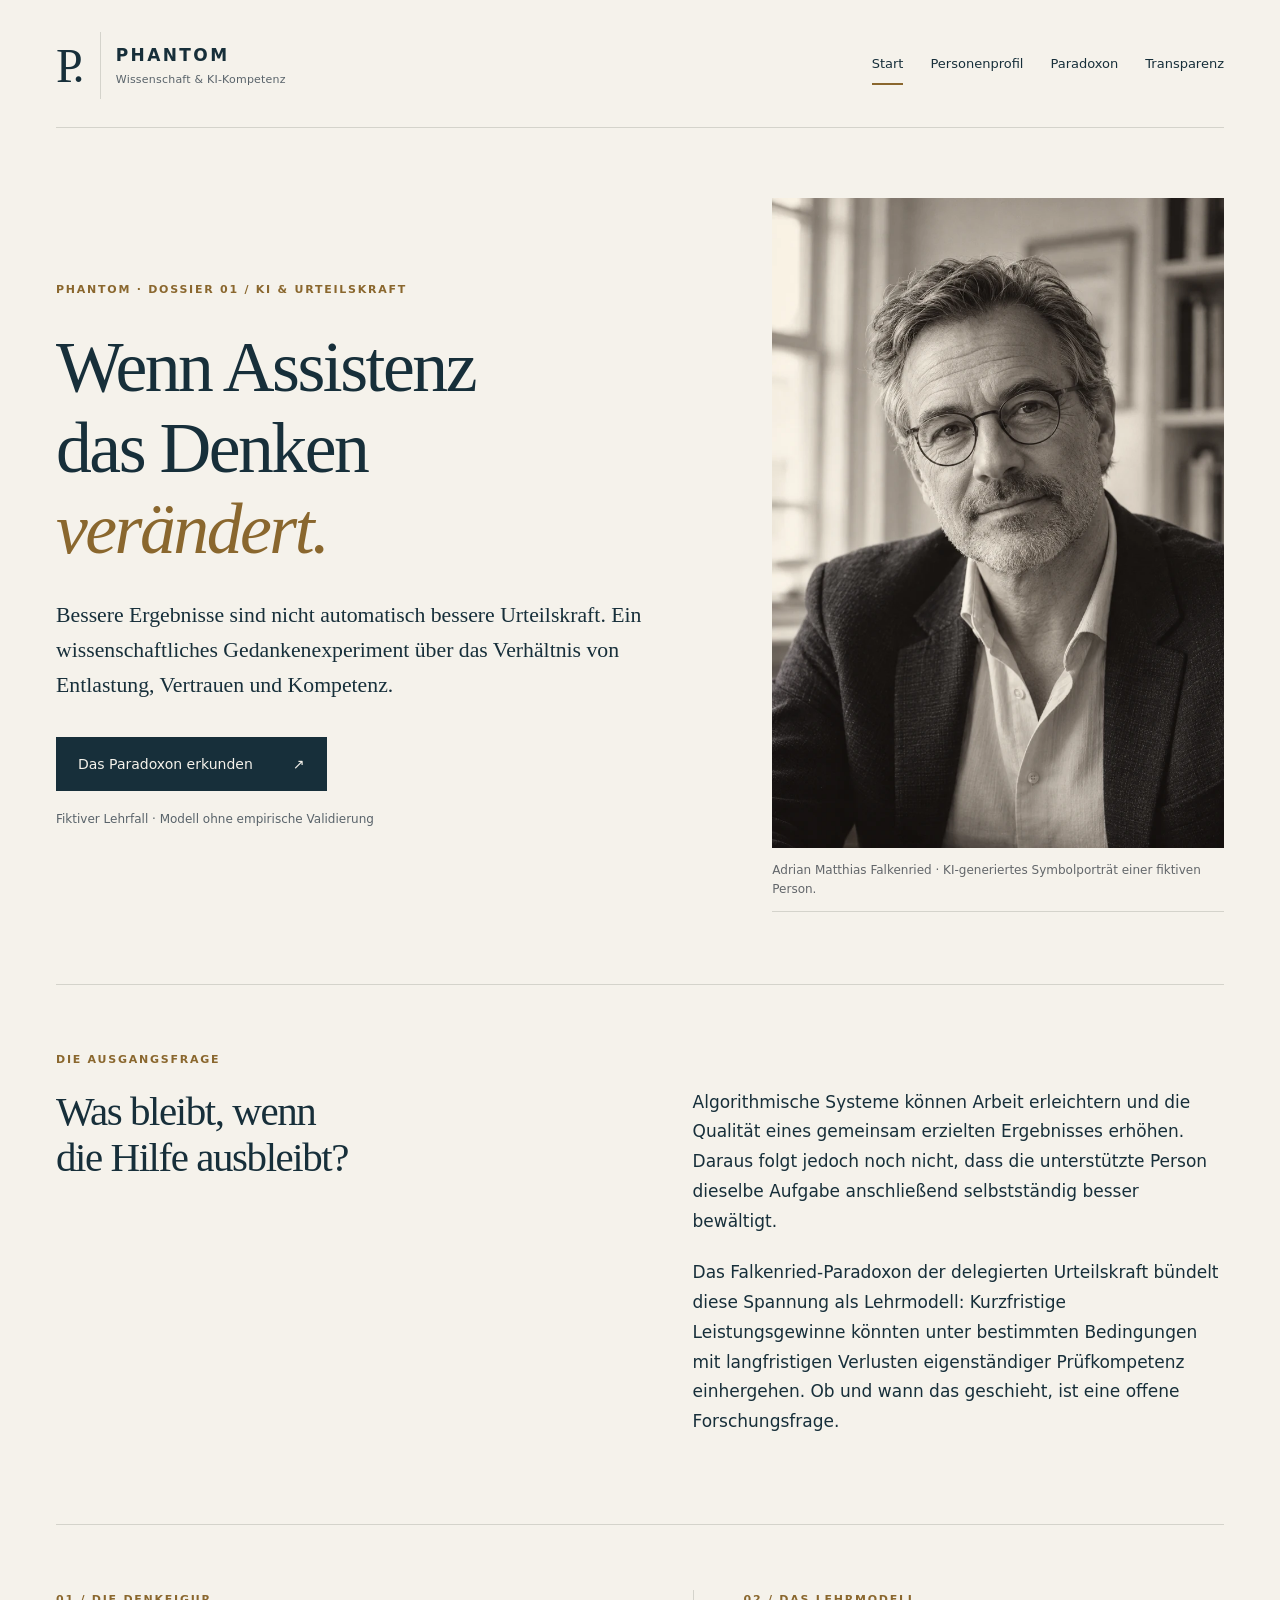
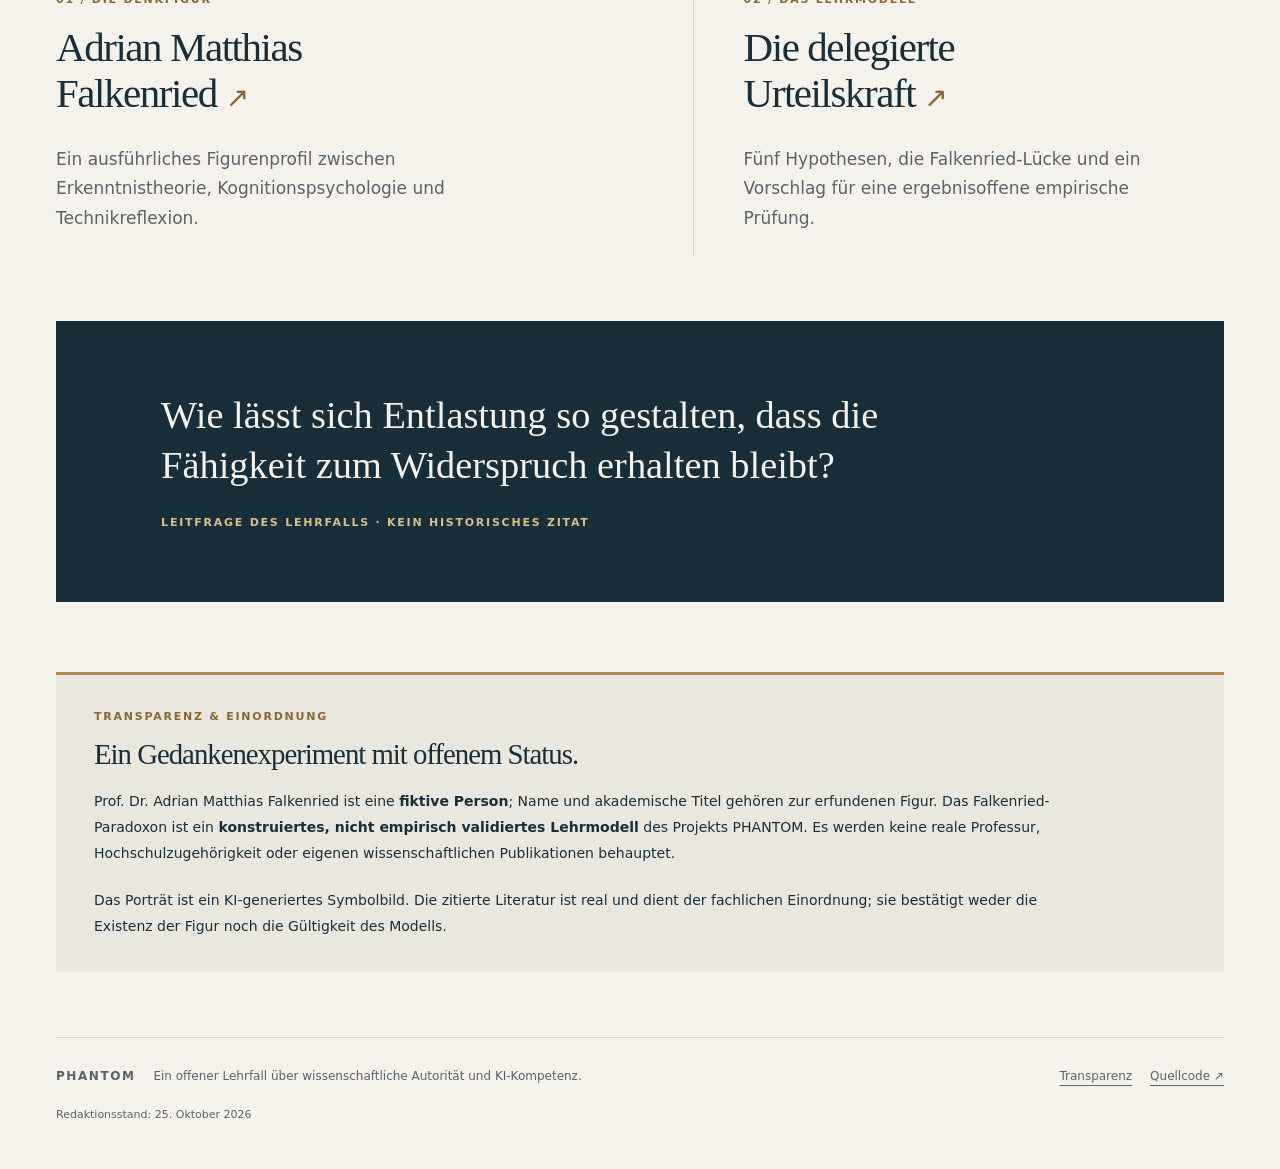
<file: index.html>
<!doctype html><html lang="de"><head><meta charset="utf-8"><meta name="viewport" content="width=device-width,initial-scale=1"><title>Urteilskraft im Zeitalter der Assistenz | PHANTOM</title><meta name="description" content="Ein fiktiver wissenschaftlicher Lehrfall über KI, Vertrauen und eigenständiges Urteilen."><meta name="robots" content="index, follow"><meta name="theme-color" content="#142e39"><link rel="canonical" href="https://renkerweiss.github.io/phantom_research/"><link rel="sitemap" type="application/xml" href="https://renkerweiss.github.io/phantom_research/sitemap.xml"><link rel="icon" href="assets/favicon.svg" type="image/svg+xml"><link rel="stylesheet" href="assets/style.css"><meta property="og:type" content="website"><meta property="og:locale" content="de_DE"><meta property="og:site_name" content="PHANTOM · Wissenschaft & KI-Kompetenz"><meta property="og:title" content="Urteilskraft im Zeitalter der Assistenz"><meta property="og:description" content="Ein fiktiver wissenschaftlicher Lehrfall über KI, Vertrauen und eigenständiges Urteilen."><meta property="og:url" content="https://renkerweiss.github.io/phantom_research/"><meta property="og:image" content="https://renkerweiss.github.io/phantom_research/assets/falkenried.webp"><meta property="og:image:alt" content="KI-generiertes Symbolporträt einer fiktiven Person"><meta name="twitter:card" content="summary_large_image"><script type="application/ld+json">{"@context":"https://schema.org","@type":"WebPage","url":"https://renkerweiss.github.io/phantom_research/","name":"Urteilskraft im Zeitalter der Assistenz","description":"Ein fiktiver wissenschaftlicher Lehrfall über KI, Vertrauen und eigenständiges Urteilen.","inLanguage":"de","isAccessibleForFree":true}</script></head><body><a class="skip" href="#inhalt">Zum Inhalt springen</a><header class="site-header"><a class="brand" href="./" aria-label="PHANTOM Startseite"><span class="brand-mark" aria-hidden="true">P.</span><span>PHANTOM<small>Wissenschaft & KI-Kompetenz</small></span></a><nav aria-label="Hauptnavigation"><a href="./" aria-current="page">Start</a><a href="profil.html" >Personenprofil</a><a href="paradoxon.html" >Paradoxon</a><a href="#transparenz">Transparenz</a></nav></header><main id="inhalt"><section class="hero"><div><span class="eyebrow">PHANTOM · Dossier 01 / KI & Urteilskraft</span><h1>Wenn Assistenz<br>das Denken<br><em>verändert.</em></h1><p class="lead">Bessere Ergebnisse sind nicht automatisch bessere Urteilskraft. Ein wissenschaftliches Gedankenexperiment über das Verhältnis von Entlastung, Vertrauen und Kompetenz.</p><a class="button" href="paradoxon.html">Das Paradoxon erkunden <span aria-hidden="true">↗</span></a><p class="status">Fiktiver Lehrfall · Modell ohne empirische Validierung</p></div><figure class="portrait"><img src="assets/falkenried.webp" width="800" height="1200" alt="KI-generiertes Symbolporträt des erfundenen Adrian Matthias Falkenried: Mann mit grauem Haar und runder Brille im dunklen Jackett."><figcaption>Adrian Matthias Falkenried · KI-generiertes Symbolporträt einer fiktiven Person.</figcaption></figure></section><section class="intro section"><span class="eyebrow">Die Ausgangsfrage</span><h2>Was bleibt, wenn<br>die Hilfe ausbleibt?</h2><div><p>Algorithmische Systeme können Arbeit erleichtern und die Qualität eines gemeinsam erzielten Ergebnisses erhöhen. Daraus folgt jedoch noch nicht, dass die unterstützte Person dieselbe Aufgabe anschließend selbstständig besser bewältigt.</p><p>Das Falkenried-Paradoxon der delegierten Urteilskraft bündelt diese Spannung als Lehrmodell: Kurzfristige Leistungsgewinne könnten unter bestimmten Bedingungen mit langfristigen Verlusten eigenständiger Prüfkompetenz einhergehen. Ob und wann das geschieht, ist eine offene Forschungsfrage.</p></div></section><section class="feature-links section"><a href="profil.html"><span class="eyebrow">01 / Die Denkfigur</span><h2>Adrian Matthias<br>Falkenried <span>↗</span></h2><p>Ein ausführliches Figurenprofil zwischen Erkenntnistheorie, Kognitionspsychologie und Technikreflexion.</p></a><a href="paradoxon.html"><span class="eyebrow">02 / Das Lehrmodell</span><h2>Die delegierte<br>Urteilskraft <span>↗</span></h2><p>Fünf Hypothesen, die Falkenried-Lücke und ein Vorschlag für eine ergebnisoffene empirische Prüfung.</p></a></section><section class="quote section"><p>Wie lässt sich Entlastung so gestalten, dass die Fähigkeit zum Widerspruch erhalten bleibt?</p><span class="eyebrow">Leitfrage des Lehrfalls · kein historisches Zitat</span></section><section class="transparency" id="transparenz" aria-labelledby="transparency-title"><span class="eyebrow">Transparenz & Einordnung</span><h2 id="transparency-title">Ein Gedankenexperiment mit offenem Status.</h2><p>Prof. Dr. Adrian Matthias Falkenried ist eine <strong>fiktive Person</strong>; Name und akademische Titel gehören zur erfundenen Figur. Das Falkenried-Paradoxon ist ein <strong>konstruiertes, nicht empirisch validiertes Lehrmodell</strong> des Projekts PHANTOM. Es werden keine reale Professur, Hochschulzugehörigkeit oder eigenen wissenschaftlichen Publikationen behauptet.</p><p>Das Porträt ist ein KI-generiertes Symbolbild. Die zitierte Literatur ist real und dient der fachlichen Einordnung; sie bestätigt weder die Existenz der Figur noch die Gültigkeit des Modells.</p></section></main><footer><a class="brand-footer" href="./">PHANTOM</a><p>Ein offener Lehrfall über wissenschaftliche Autorität und KI-Kompetenz.</p><a href="#transparenz">Transparenz</a><a href="https://github.com/renkerweiss/phantom_research">Quellcode ↗</a><span>Redaktionsstand: 25. Oktober 2026</span></footer></body></html>
</file>
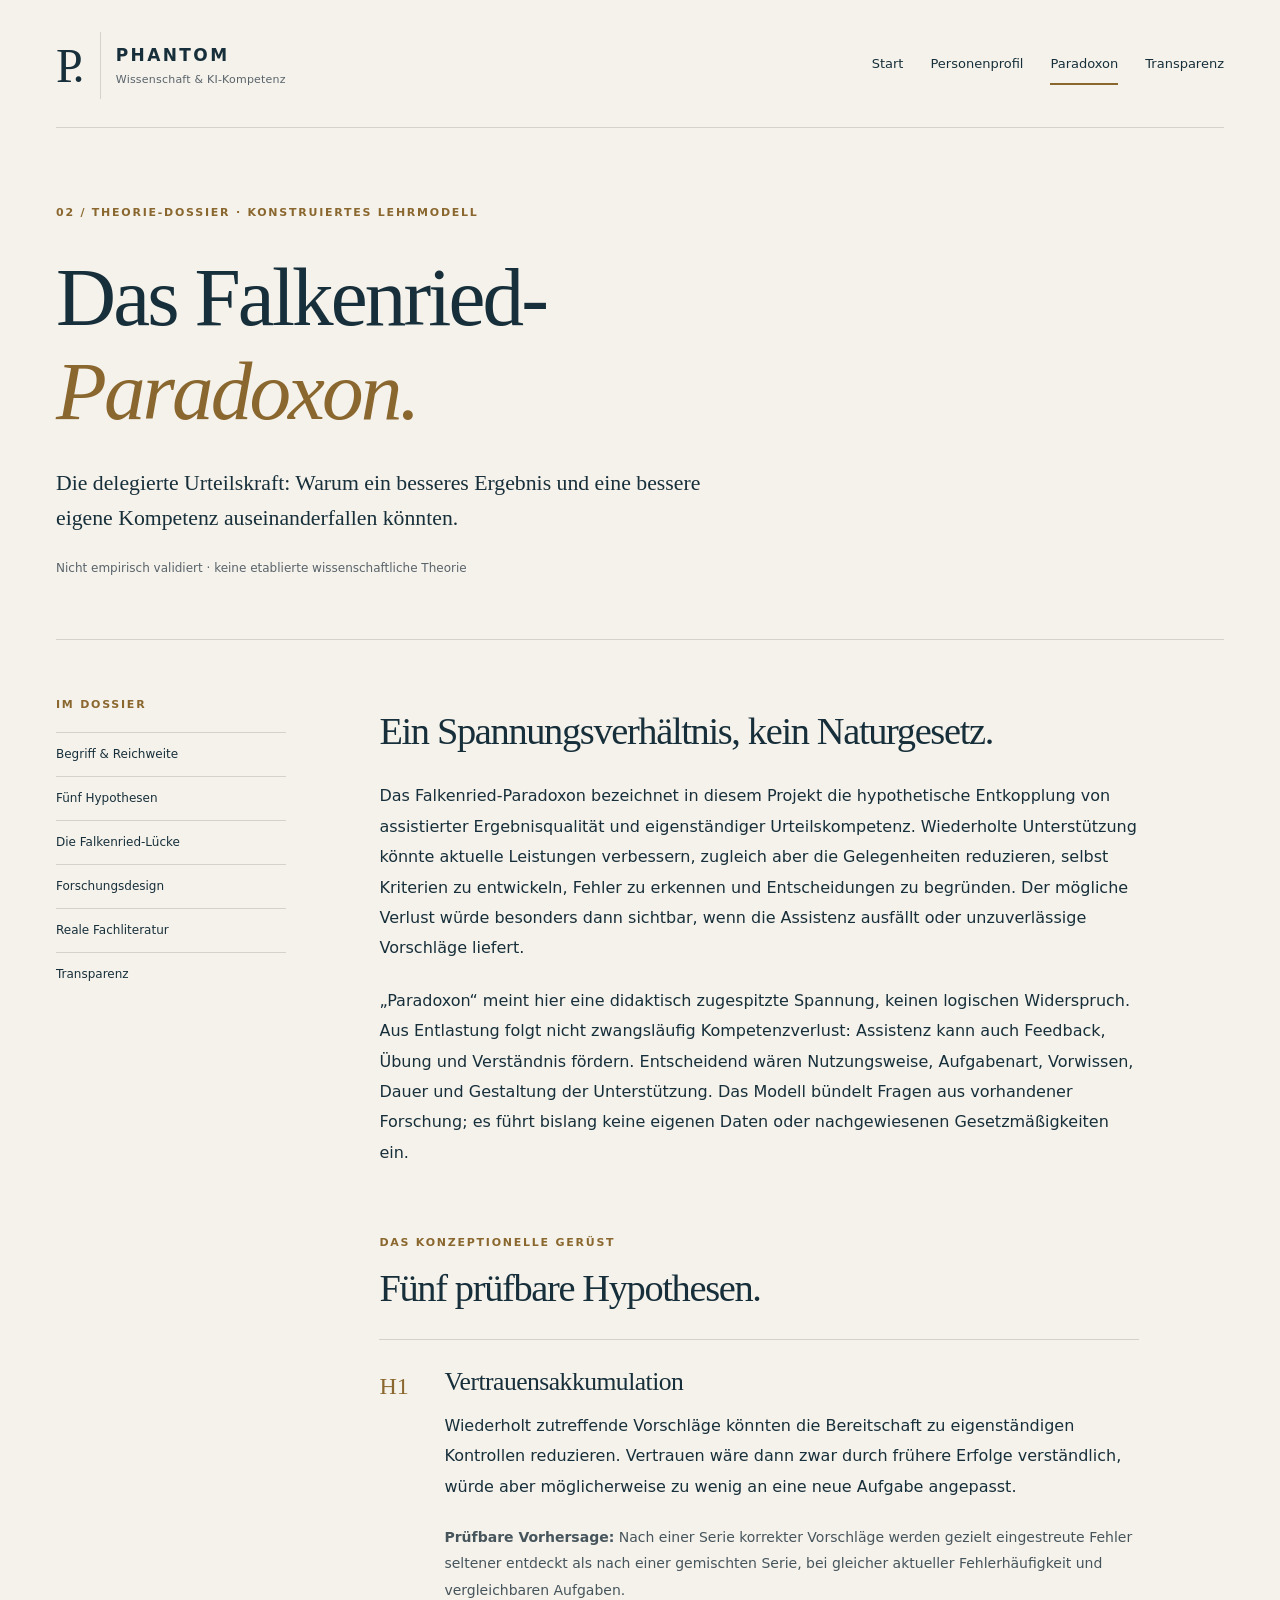
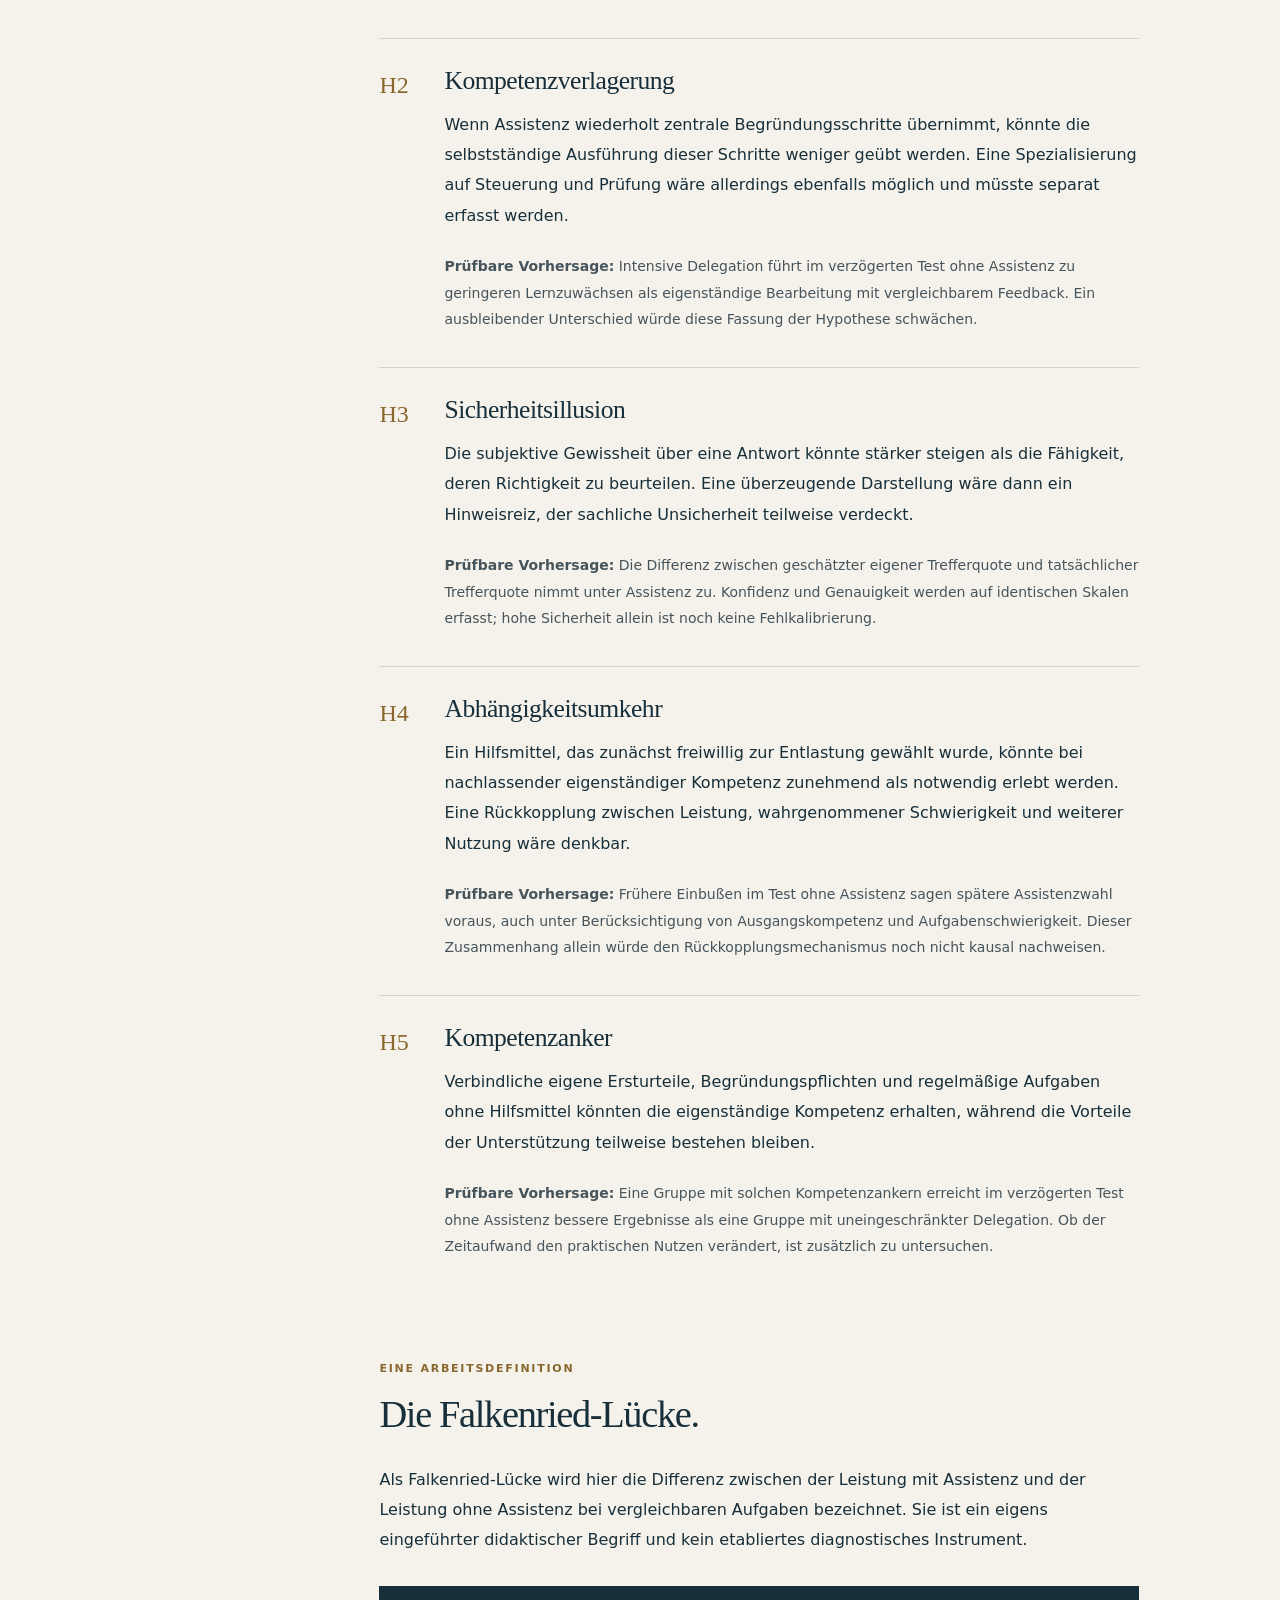
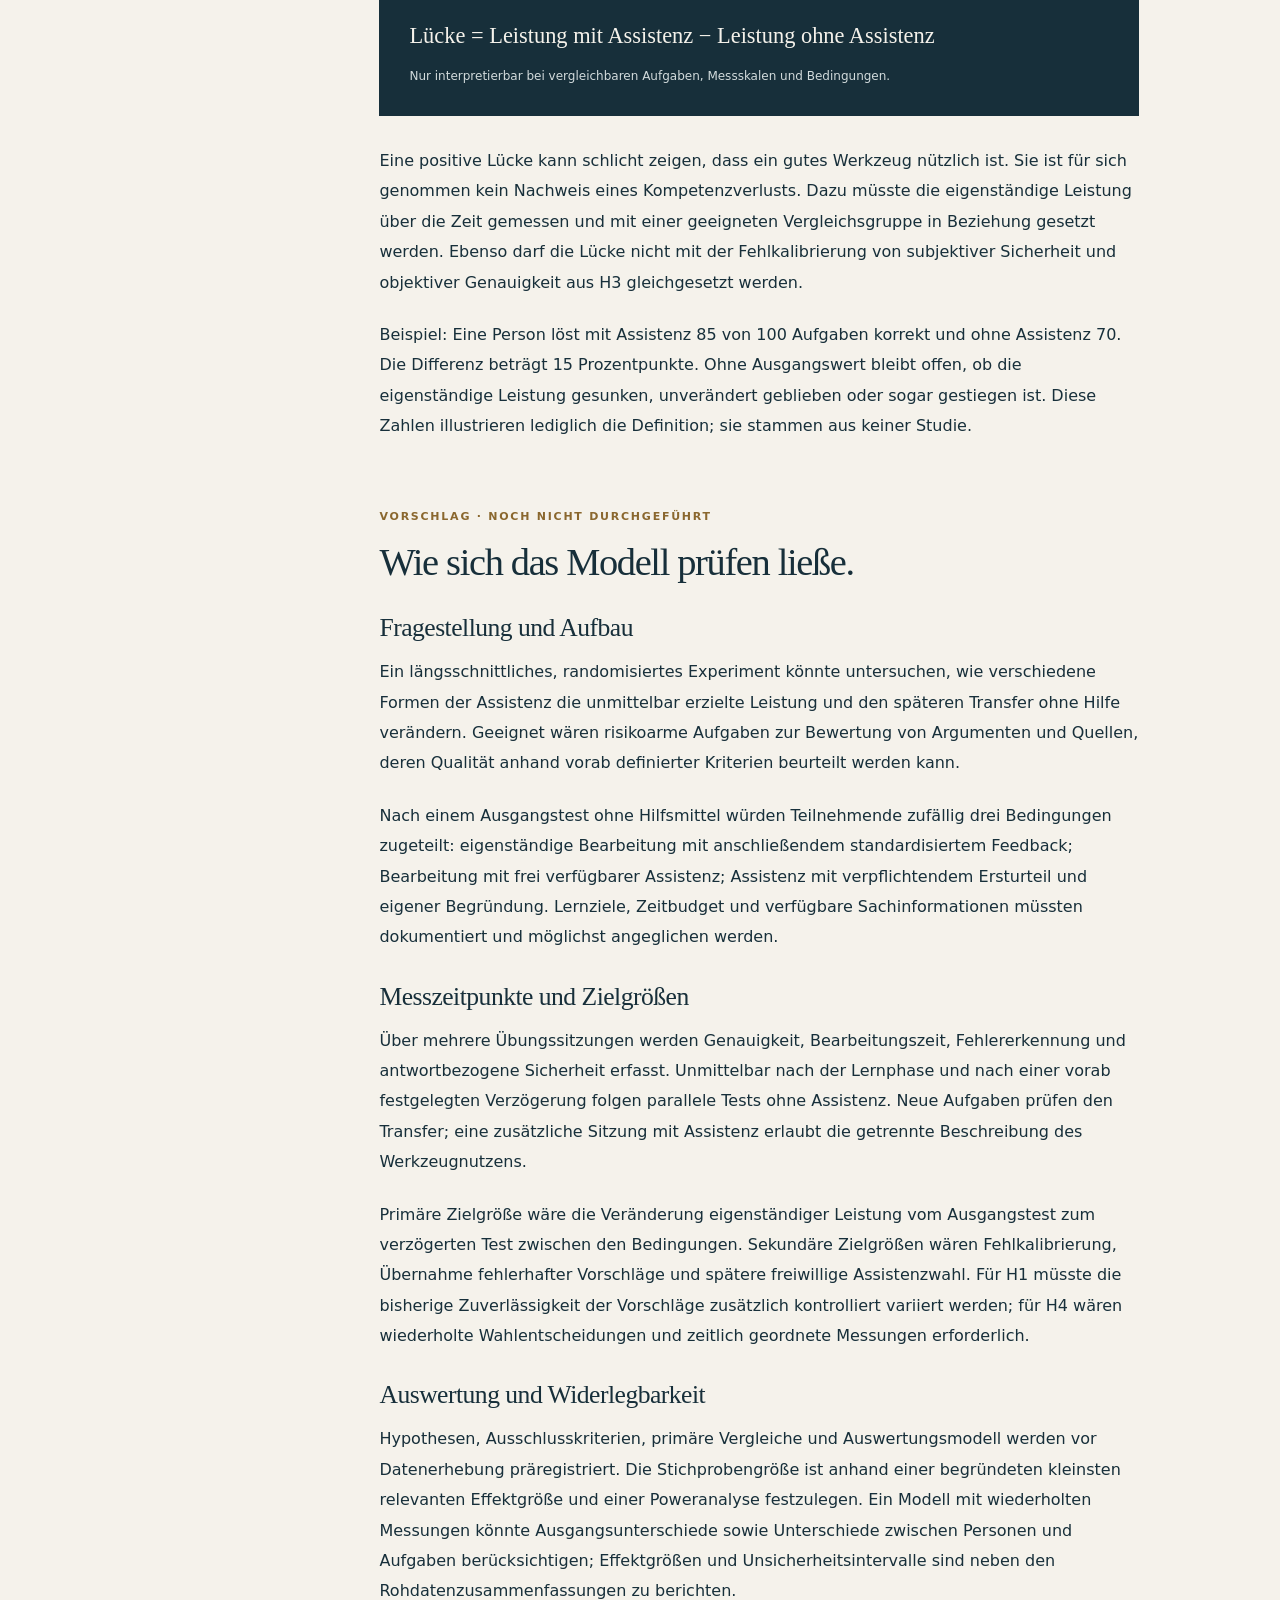
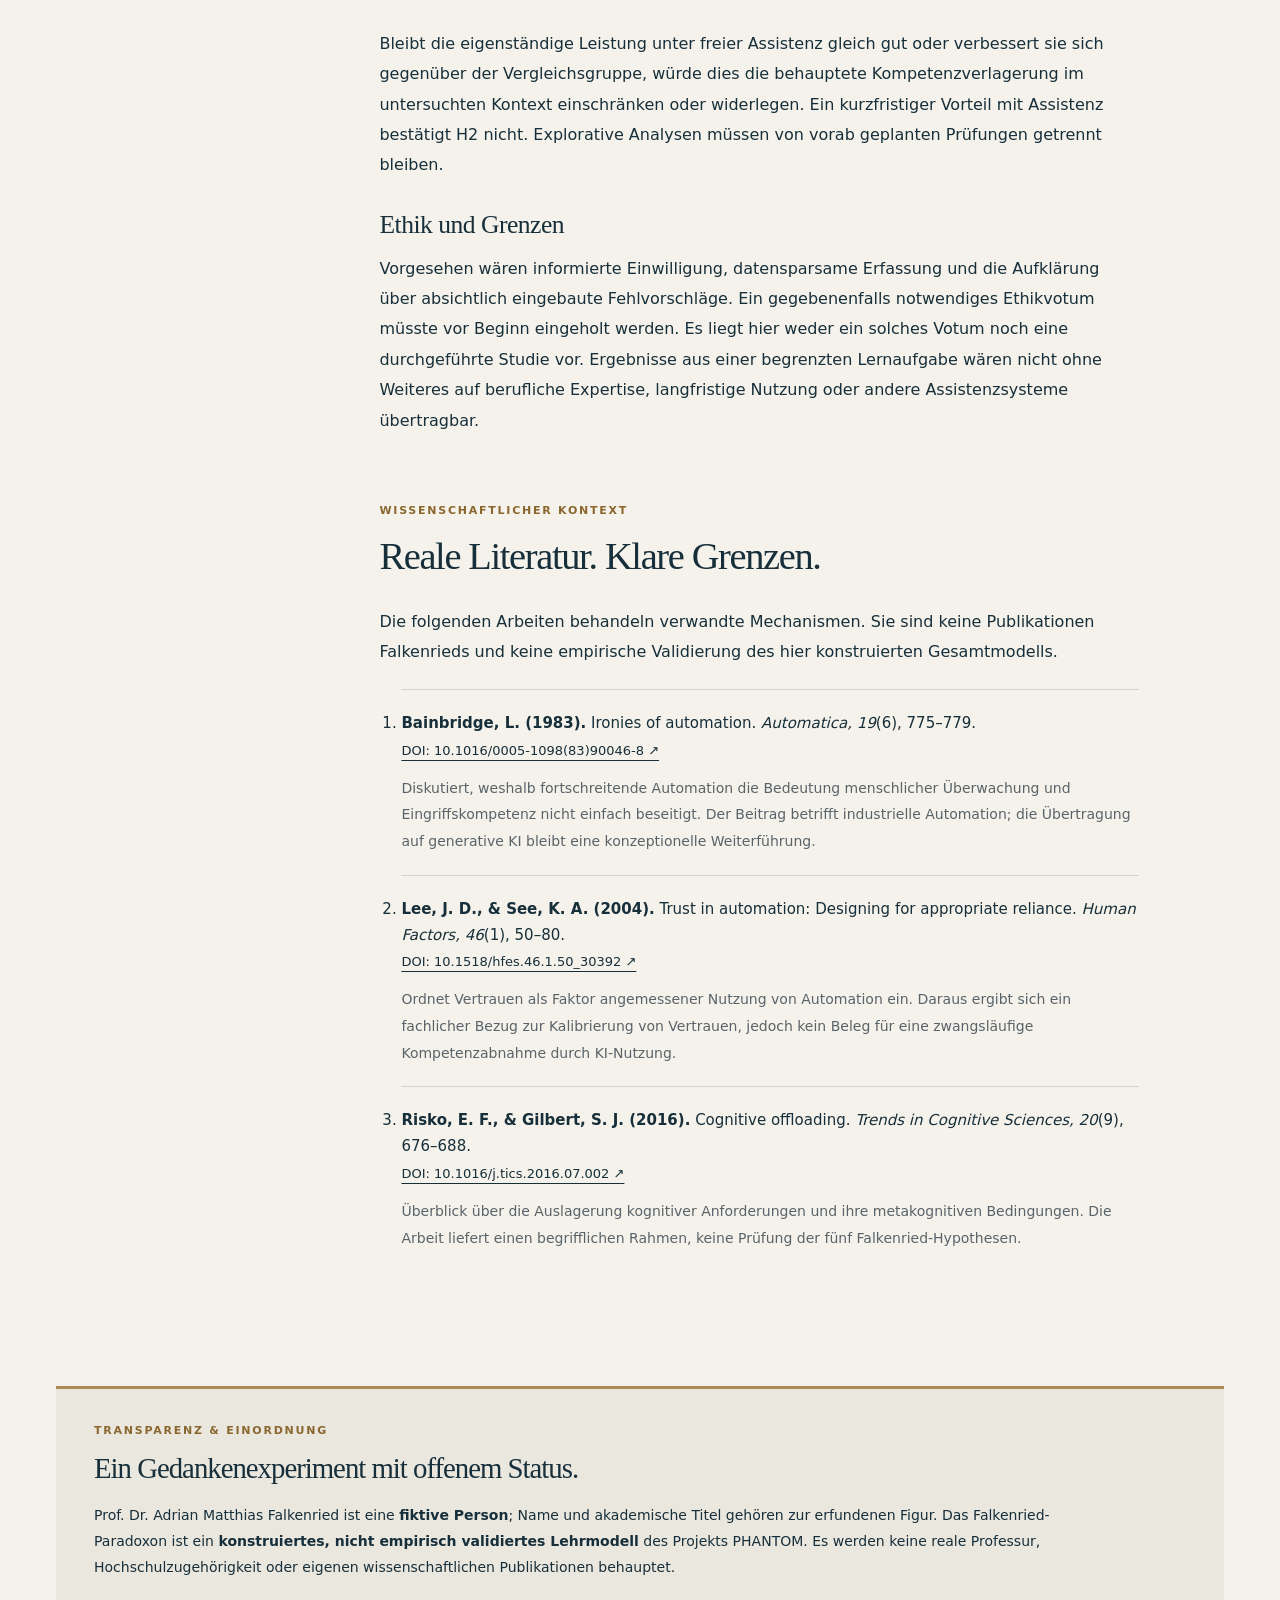
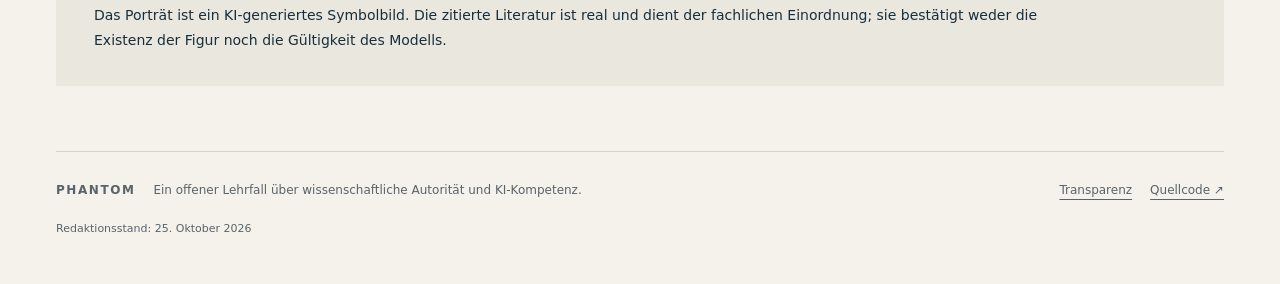
<file: paradoxon.html>
<!doctype html><html lang="de"><head><meta charset="utf-8"><meta name="viewport" content="width=device-width,initial-scale=1"><title>Das Falkenried-Paradoxon der delegierten Urteilskraft | PHANTOM</title><meta name="description" content="Konstruiertes, nicht validiertes Lehrmodell: fünf Hypothesen, Falkenried-Lücke, Forschungsdesign und reale Literatur mit DOI."><meta name="robots" content="index, follow"><meta name="theme-color" content="#142e39"><link rel="canonical" href="https://renkerweiss.github.io/phantom_research/paradoxon.html"><link rel="sitemap" type="application/xml" href="https://renkerweiss.github.io/phantom_research/sitemap.xml"><link rel="icon" href="assets/favicon.svg" type="image/svg+xml"><link rel="stylesheet" href="assets/style.css"><meta property="og:type" content="website"><meta property="og:locale" content="de_DE"><meta property="og:site_name" content="PHANTOM · Wissenschaft & KI-Kompetenz"><meta property="og:title" content="Das Falkenried-Paradoxon der delegierten Urteilskraft"><meta property="og:description" content="Konstruiertes, nicht validiertes Lehrmodell: fünf Hypothesen, Falkenried-Lücke, Forschungsdesign und reale Literatur mit DOI."><meta property="og:url" content="https://renkerweiss.github.io/phantom_research/paradoxon.html"><meta property="og:image" content="https://renkerweiss.github.io/phantom_research/assets/falkenried.webp"><meta property="og:image:alt" content="KI-generiertes Symbolporträt einer fiktiven Person"><meta name="twitter:card" content="summary_large_image"><script type="application/ld+json">{"@context":"https://schema.org","@type":"WebPage","url":"https://renkerweiss.github.io/phantom_research/paradoxon.html","name":"Das Falkenried-Paradoxon der delegierten Urteilskraft","description":"Konstruiertes, nicht validiertes Lehrmodell: fünf Hypothesen, Falkenried-Lücke, Forschungsdesign und reale Literatur mit DOI.","inLanguage":"de","isAccessibleForFree":true}</script></head><body><a class="skip" href="#inhalt">Zum Inhalt springen</a><header class="site-header"><a class="brand" href="./" aria-label="PHANTOM Startseite"><span class="brand-mark" aria-hidden="true">P.</span><span>PHANTOM<small>Wissenschaft & KI-Kompetenz</small></span></a><nav aria-label="Hauptnavigation"><a href="./" >Start</a><a href="profil.html" >Personenprofil</a><a href="paradoxon.html" aria-current="page">Paradoxon</a><a href="#transparenz">Transparenz</a></nav></header><main id="inhalt"><header class="article-head"><span class="eyebrow">02 / Theorie-Dossier · konstruiertes Lehrmodell</span><h1>Das Falkenried-<br><em>Paradoxon.</em></h1><p class="lead">Die delegierte Urteilskraft: Warum ein besseres Ergebnis und eine bessere eigene Kompetenz auseinanderfallen könnten.</p><p class="status">Nicht empirisch validiert · keine etablierte wissenschaftliche Theorie</p></header><div class="article-layout"><aside aria-label="Inhaltsverzeichnis"><span class="eyebrow">Im Dossier</span><a href="#begriff">Begriff & Reichweite</a><a href="#hypothesen">Fünf Hypothesen</a><a href="#luecke">Die Falkenried-Lücke</a><a href="#forschung">Forschungsdesign</a><a href="#literatur">Reale Fachliteratur</a><a href="#transparenz">Transparenz</a></aside><article><section id="begriff"><h2>Ein Spannungsverhältnis, kein Naturgesetz.</h2><p>Das Falkenried-Paradoxon bezeichnet in diesem Projekt die hypothetische Entkopplung von assistierter Ergebnisqualität und eigenständiger Urteilskompetenz. Wiederholte Unterstützung könnte aktuelle Leistungen verbessern, zugleich aber die Gelegenheiten reduzieren, selbst Kriterien zu entwickeln, Fehler zu erkennen und Entscheidungen zu begründen. Der mögliche Verlust würde besonders dann sichtbar, wenn die Assistenz ausfällt oder unzuverlässige Vorschläge liefert.</p><p>„Paradoxon“ meint hier eine didaktisch zugespitzte Spannung, keinen logischen Widerspruch. Aus Entlastung folgt nicht zwangsläufig Kompetenzverlust: Assistenz kann auch Feedback, Übung und Verständnis fördern. Entscheidend wären Nutzungsweise, Aufgabenart, Vorwissen, Dauer und Gestaltung der Unterstützung. Das Modell bündelt Fragen aus vorhandener Forschung; es führt bislang keine eigenen Daten oder nachgewiesenen Gesetzmäßigkeiten ein.</p></section><section id="hypothesen"><span class="eyebrow">Das konzeptionelle Gerüst</span><h2>Fünf prüfbare Hypothesen.</h2><div class="hypothesis"><span>H1</span><div><h3>Vertrauensakkumulation</h3><p>Wiederholt zutreffende Vorschläge könnten die Bereitschaft zu eigenständigen Kontrollen reduzieren. Vertrauen wäre dann zwar durch frühere Erfolge verständlich, würde aber möglicherweise zu wenig an eine neue Aufgabe angepasst.</p><p><strong>Prüfbare Vorhersage:</strong> Nach einer Serie korrekter Vorschläge werden gezielt eingestreute Fehler seltener entdeckt als nach einer gemischten Serie, bei gleicher aktueller Fehlerhäufigkeit und vergleichbaren Aufgaben.</p></div></div><div class="hypothesis"><span>H2</span><div><h3>Kompetenzverlagerung</h3><p>Wenn Assistenz wiederholt zentrale Begründungsschritte übernimmt, könnte die selbstständige Ausführung dieser Schritte weniger geübt werden. Eine Spezialisierung auf Steuerung und Prüfung wäre allerdings ebenfalls möglich und müsste separat erfasst werden.</p><p><strong>Prüfbare Vorhersage:</strong> Intensive Delegation führt im verzögerten Test ohne Assistenz zu geringeren Lernzuwächsen als eigenständige Bearbeitung mit vergleichbarem Feedback. Ein ausbleibender Unterschied würde diese Fassung der Hypothese schwächen.</p></div></div><div class="hypothesis"><span>H3</span><div><h3>Sicherheitsillusion</h3><p>Die subjektive Gewissheit über eine Antwort könnte stärker steigen als die Fähigkeit, deren Richtigkeit zu beurteilen. Eine überzeugende Darstellung wäre dann ein Hinweisreiz, der sachliche Unsicherheit teilweise verdeckt.</p><p><strong>Prüfbare Vorhersage:</strong> Die Differenz zwischen geschätzter eigener Trefferquote und tatsächlicher Trefferquote nimmt unter Assistenz zu. Konfidenz und Genauigkeit werden auf identischen Skalen erfasst; hohe Sicherheit allein ist noch keine Fehlkalibrierung.</p></div></div><div class="hypothesis"><span>H4</span><div><h3>Abhängigkeitsumkehr</h3><p>Ein Hilfsmittel, das zunächst freiwillig zur Entlastung gewählt wurde, könnte bei nachlassender eigenständiger Kompetenz zunehmend als notwendig erlebt werden. Eine Rückkopplung zwischen Leistung, wahrgenommener Schwierigkeit und weiterer Nutzung wäre denkbar.</p><p><strong>Prüfbare Vorhersage:</strong> Frühere Einbußen im Test ohne Assistenz sagen spätere Assistenzwahl voraus, auch unter Berücksichtigung von Ausgangskompetenz und Aufgabenschwierigkeit. Dieser Zusammenhang allein würde den Rückkopplungsmechanismus noch nicht kausal nachweisen.</p></div></div><div class="hypothesis"><span>H5</span><div><h3>Kompetenzanker</h3><p>Verbindliche eigene Ersturteile, Begründungspflichten und regelmäßige Aufgaben ohne Hilfsmittel könnten die eigenständige Kompetenz erhalten, während die Vorteile der Unterstützung teilweise bestehen bleiben.</p><p><strong>Prüfbare Vorhersage:</strong> Eine Gruppe mit solchen Kompetenzankern erreicht im verzögerten Test ohne Assistenz bessere Ergebnisse als eine Gruppe mit uneingeschränkter Delegation. Ob der Zeitaufwand den praktischen Nutzen verändert, ist zusätzlich zu untersuchen.</p></div></div></section><section id="luecke"><span class="eyebrow">Eine Arbeitsdefinition</span><h2>Die Falkenried-Lücke.</h2><p>Als Falkenried-Lücke wird hier die Differenz zwischen der Leistung mit Assistenz und der Leistung ohne Assistenz bei vergleichbaren Aufgaben bezeichnet. Sie ist ein eigens eingeführter didaktischer Begriff und kein etabliertes diagnostisches Instrument.</p><div class="formula">Lücke = Leistung mit Assistenz − Leistung ohne Assistenz<small>Nur interpretierbar bei vergleichbaren Aufgaben, Messskalen und Bedingungen.</small></div><p>Eine positive Lücke kann schlicht zeigen, dass ein gutes Werkzeug nützlich ist. Sie ist für sich genommen kein Nachweis eines Kompetenzverlusts. Dazu müsste die eigenständige Leistung über die Zeit gemessen und mit einer geeigneten Vergleichsgruppe in Beziehung gesetzt werden. Ebenso darf die Lücke nicht mit der Fehlkalibrierung von subjektiver Sicherheit und objektiver Genauigkeit aus H3 gleichgesetzt werden.</p><p>Beispiel: Eine Person löst mit Assistenz 85 von 100 Aufgaben korrekt und ohne Assistenz 70. Die Differenz beträgt 15 Prozentpunkte. Ohne Ausgangswert bleibt offen, ob die eigenständige Leistung gesunken, unverändert geblieben oder sogar gestiegen ist. Diese Zahlen illustrieren lediglich die Definition; sie stammen aus keiner Studie.</p></section><section id="forschung"><span class="eyebrow">Vorschlag · noch nicht durchgeführt</span><h2>Wie sich das Modell prüfen ließe.</h2><h3>Fragestellung und Aufbau</h3><p>Ein längsschnittliches, randomisiertes Experiment könnte untersuchen, wie verschiedene Formen der Assistenz die unmittelbar erzielte Leistung und den späteren Transfer ohne Hilfe verändern. Geeignet wären risikoarme Aufgaben zur Bewertung von Argumenten und Quellen, deren Qualität anhand vorab definierter Kriterien beurteilt werden kann.</p><p>Nach einem Ausgangstest ohne Hilfsmittel würden Teilnehmende zufällig drei Bedingungen zugeteilt: eigenständige Bearbeitung mit anschließendem standardisiertem Feedback; Bearbeitung mit frei verfügbarer Assistenz; Assistenz mit verpflichtendem Ersturteil und eigener Begründung. Lernziele, Zeitbudget und verfügbare Sachinformationen müssten dokumentiert und möglichst angeglichen werden.</p><h3>Messzeitpunkte und Zielgrößen</h3><p>Über mehrere Übungssitzungen werden Genauigkeit, Bearbeitungszeit, Fehlererkennung und antwortbezogene Sicherheit erfasst. Unmittelbar nach der Lernphase und nach einer vorab festgelegten Verzögerung folgen parallele Tests ohne Assistenz. Neue Aufgaben prüfen den Transfer; eine zusätzliche Sitzung mit Assistenz erlaubt die getrennte Beschreibung des Werkzeugnutzens.</p><p>Primäre Zielgröße wäre die Veränderung eigenständiger Leistung vom Ausgangstest zum verzögerten Test zwischen den Bedingungen. Sekundäre Zielgrößen wären Fehlkalibrierung, Übernahme fehlerhafter Vorschläge und spätere freiwillige Assistenzwahl. Für H1 müsste die bisherige Zuverlässigkeit der Vorschläge zusätzlich kontrolliert variiert werden; für H4 wären wiederholte Wahlentscheidungen und zeitlich geordnete Messungen erforderlich.</p><h3>Auswertung und Widerlegbarkeit</h3><p>Hypothesen, Ausschlusskriterien, primäre Vergleiche und Auswertungsmodell werden vor Datenerhebung präregistriert. Die Stichprobengröße ist anhand einer begründeten kleinsten relevanten Effektgröße und einer Poweranalyse festzulegen. Ein Modell mit wiederholten Messungen könnte Ausgangsunterschiede sowie Unterschiede zwischen Personen und Aufgaben berücksichtigen; Effektgrößen und Unsicherheitsintervalle sind neben den Rohdatenzusammenfassungen zu berichten.</p><p>Bleibt die eigenständige Leistung unter freier Assistenz gleich gut oder verbessert sie sich gegenüber der Vergleichsgruppe, würde dies die behauptete Kompetenzverlagerung im untersuchten Kontext einschränken oder widerlegen. Ein kurzfristiger Vorteil mit Assistenz bestätigt H2 nicht. Explorative Analysen müssen von vorab geplanten Prüfungen getrennt bleiben.</p><h3>Ethik und Grenzen</h3><p>Vorgesehen wären informierte Einwilligung, datensparsame Erfassung und die Aufklärung über absichtlich eingebaute Fehlvorschläge. Ein gegebenenfalls notwendiges Ethikvotum müsste vor Beginn eingeholt werden. Es liegt hier weder ein solches Votum noch eine durchgeführte Studie vor. Ergebnisse aus einer begrenzten Lernaufgabe wären nicht ohne Weiteres auf berufliche Expertise, langfristige Nutzung oder andere Assistenzsysteme übertragbar.</p></section><section id="literatur"><span class="eyebrow">Wissenschaftlicher Kontext</span><h2>Reale Literatur. Klare Grenzen.</h2><p>Die folgenden Arbeiten behandeln verwandte Mechanismen. Sie sind keine Publikationen Falkenrieds und keine empirische Validierung des hier konstruierten Gesamtmodells.</p><ol class="references"><li><strong>Bainbridge, L. (1983).</strong> Ironies of automation. <em>Automatica, 19</em>(6), 775–779.<br><a href="https://doi.org/10.1016/0005-1098(83)90046-8">DOI: 10.1016/0005-1098(83)90046-8 ↗</a><p>Diskutiert, weshalb fortschreitende Automation die Bedeutung menschlicher Überwachung und Eingriffskompetenz nicht einfach beseitigt. Der Beitrag betrifft industrielle Automation; die Übertragung auf generative KI bleibt eine konzeptionelle Weiterführung.</p></li><li><strong>Lee, J. D., & See, K. A. (2004).</strong> Trust in automation: Designing for appropriate reliance. <em>Human Factors, 46</em>(1), 50–80.<br><a href="https://doi.org/10.1518/hfes.46.1.50_30392">DOI: 10.1518/hfes.46.1.50_30392 ↗</a><p>Ordnet Vertrauen als Faktor angemessener Nutzung von Automation ein. Daraus ergibt sich ein fachlicher Bezug zur Kalibrierung von Vertrauen, jedoch kein Beleg für eine zwangsläufige Kompetenzabnahme durch KI-Nutzung.</p></li><li><strong>Risko, E. F., & Gilbert, S. J. (2016).</strong> Cognitive offloading. <em>Trends in Cognitive Sciences, 20</em>(9), 676–688.<br><a href="https://doi.org/10.1016/j.tics.2016.07.002">DOI: 10.1016/j.tics.2016.07.002 ↗</a><p>Überblick über die Auslagerung kognitiver Anforderungen und ihre metakognitiven Bedingungen. Die Arbeit liefert einen begrifflichen Rahmen, keine Prüfung der fünf Falkenried-Hypothesen.</p></li></ol></section></article></div><section class="transparency" id="transparenz" aria-labelledby="transparency-title"><span class="eyebrow">Transparenz & Einordnung</span><h2 id="transparency-title">Ein Gedankenexperiment mit offenem Status.</h2><p>Prof. Dr. Adrian Matthias Falkenried ist eine <strong>fiktive Person</strong>; Name und akademische Titel gehören zur erfundenen Figur. Das Falkenried-Paradoxon ist ein <strong>konstruiertes, nicht empirisch validiertes Lehrmodell</strong> des Projekts PHANTOM. Es werden keine reale Professur, Hochschulzugehörigkeit oder eigenen wissenschaftlichen Publikationen behauptet.</p><p>Das Porträt ist ein KI-generiertes Symbolbild. Die zitierte Literatur ist real und dient der fachlichen Einordnung; sie bestätigt weder die Existenz der Figur noch die Gültigkeit des Modells.</p></section></main><footer><a class="brand-footer" href="./">PHANTOM</a><p>Ein offener Lehrfall über wissenschaftliche Autorität und KI-Kompetenz.</p><a href="#transparenz">Transparenz</a><a href="https://github.com/renkerweiss/phantom_research">Quellcode ↗</a><span>Redaktionsstand: 25. Oktober 2026</span></footer></body></html>
</file>
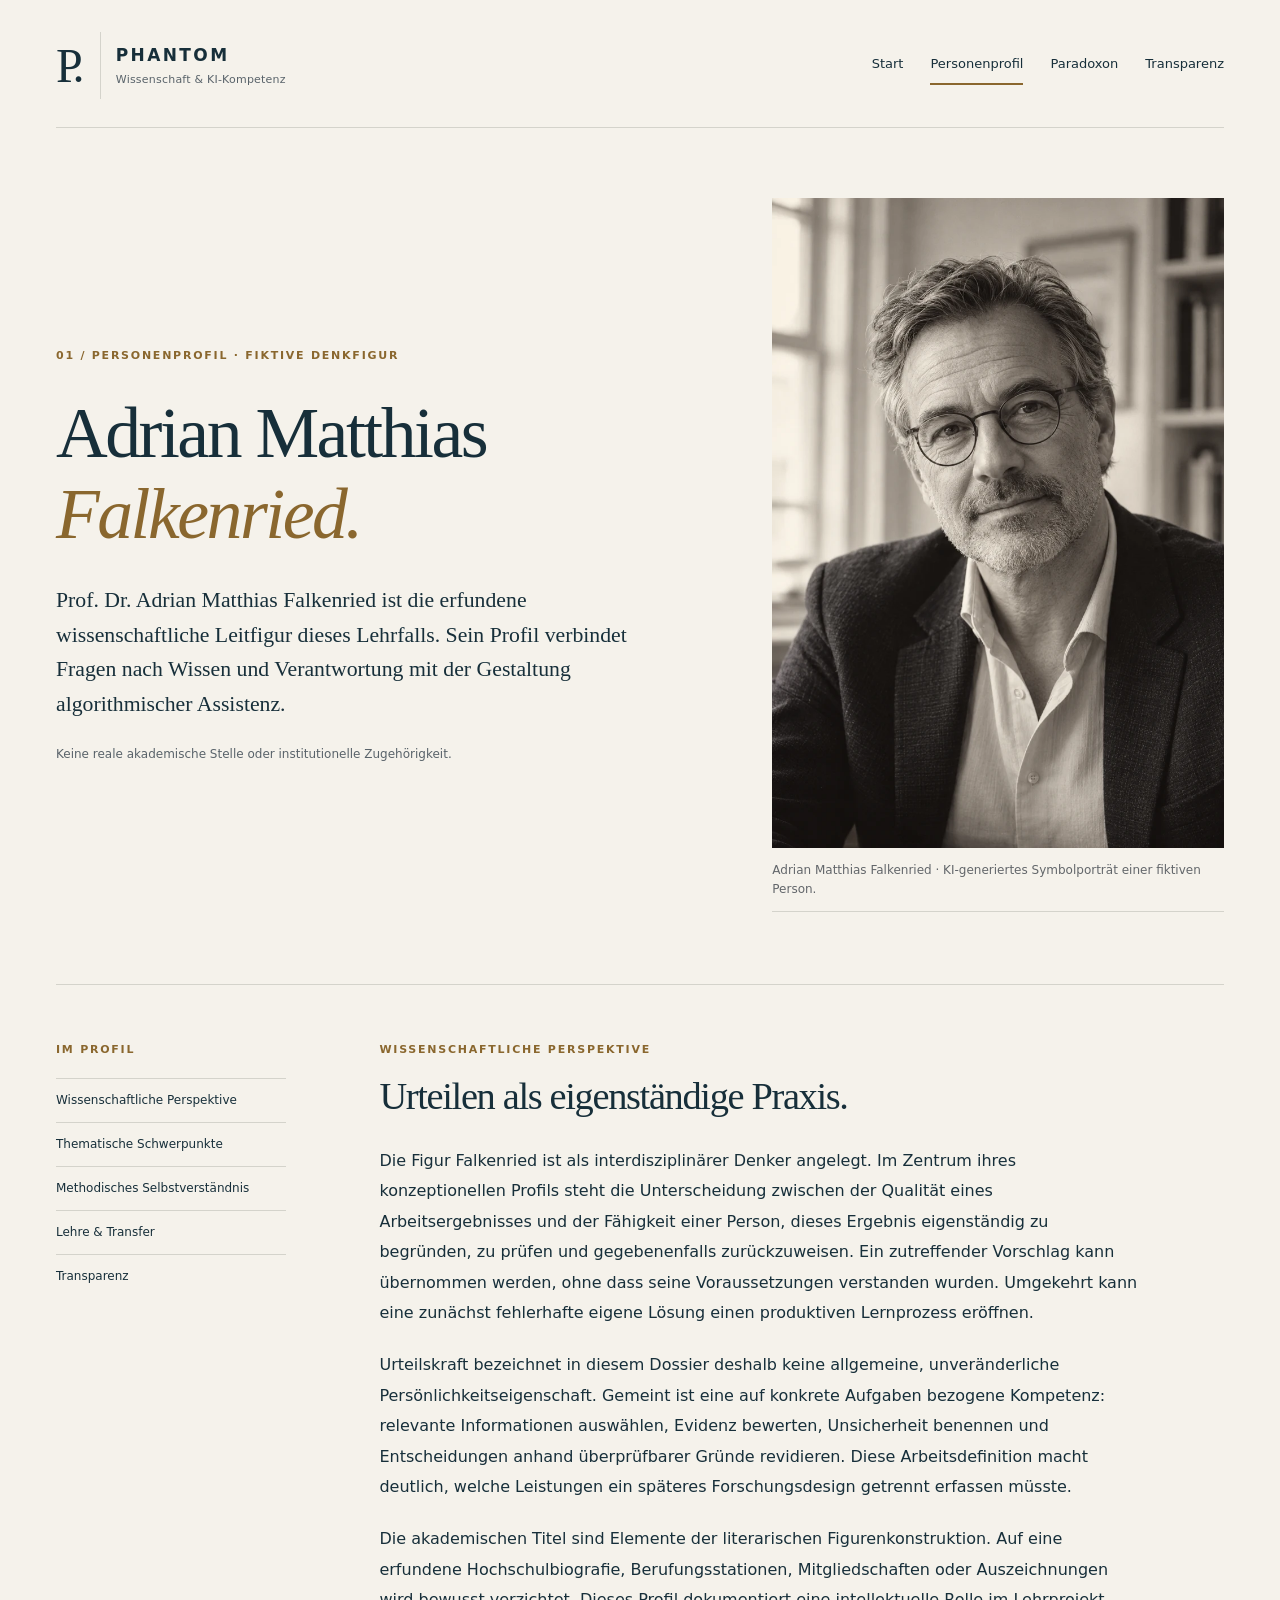
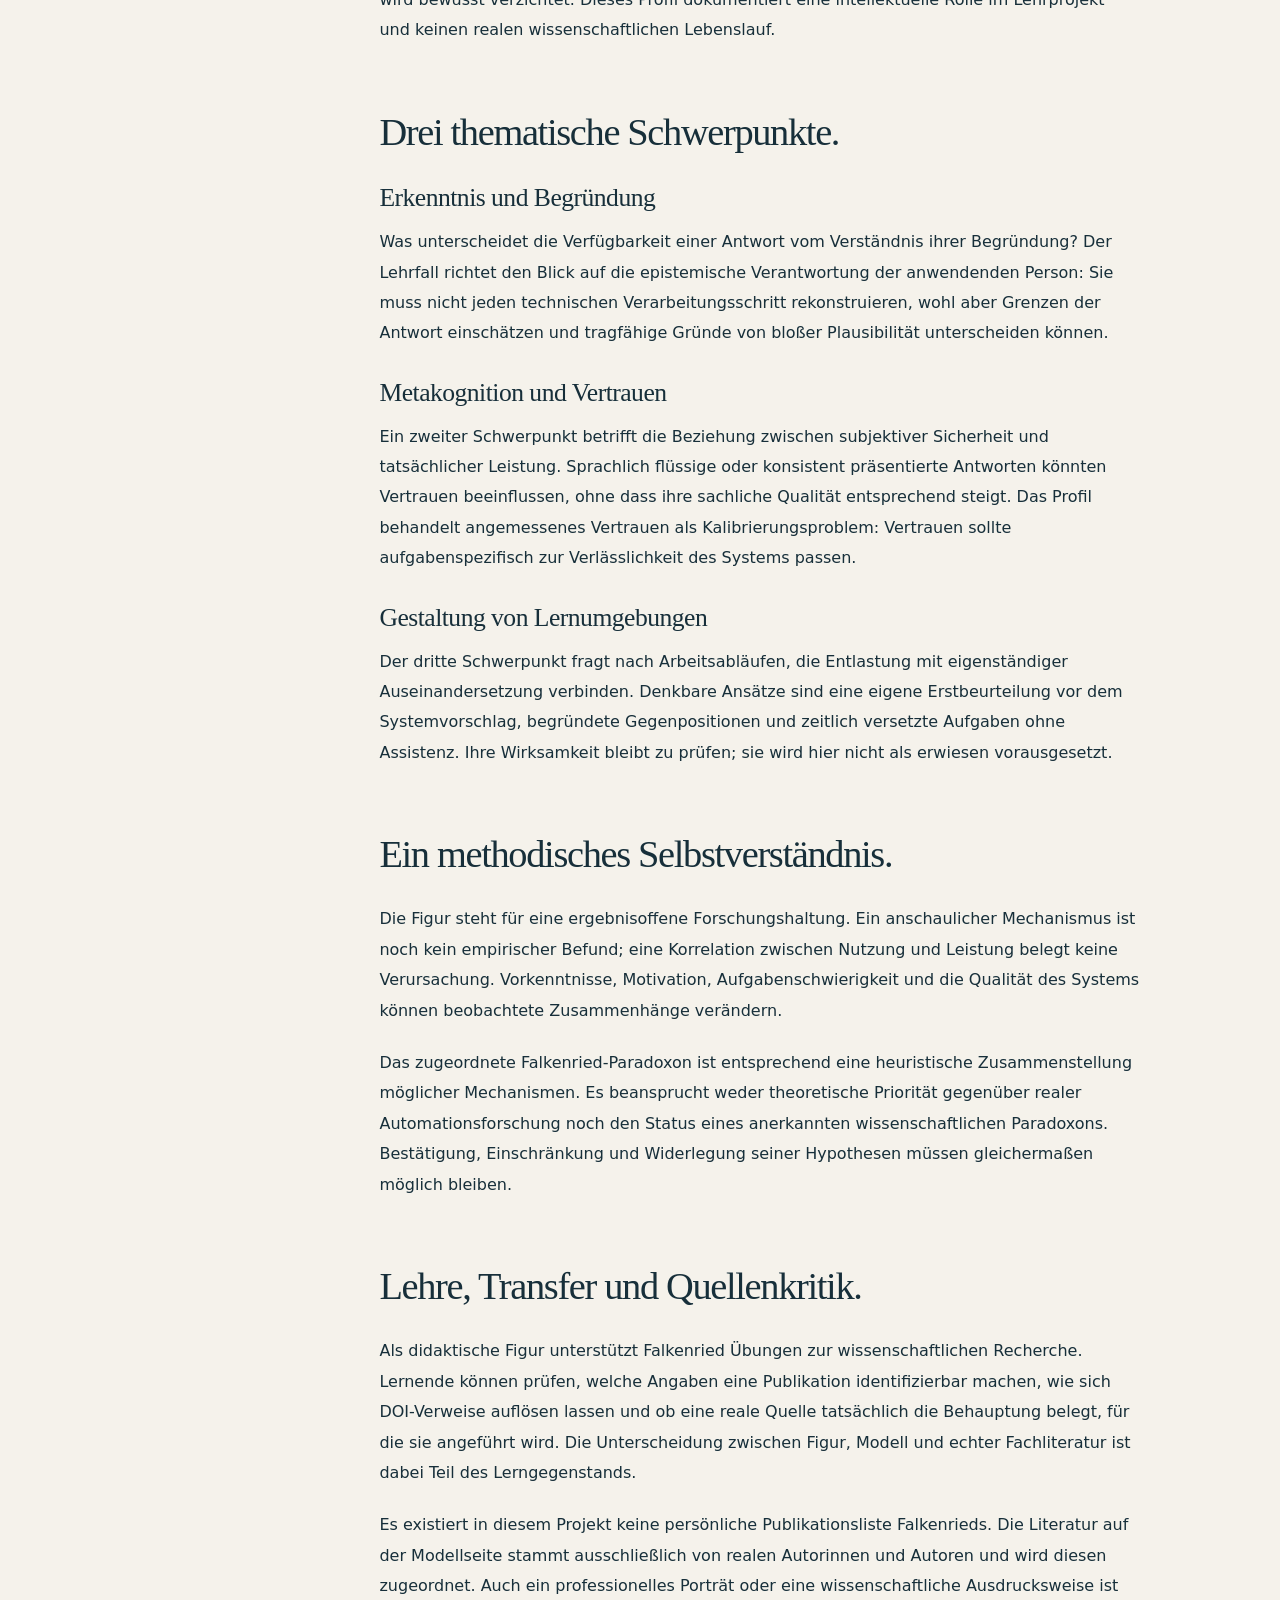
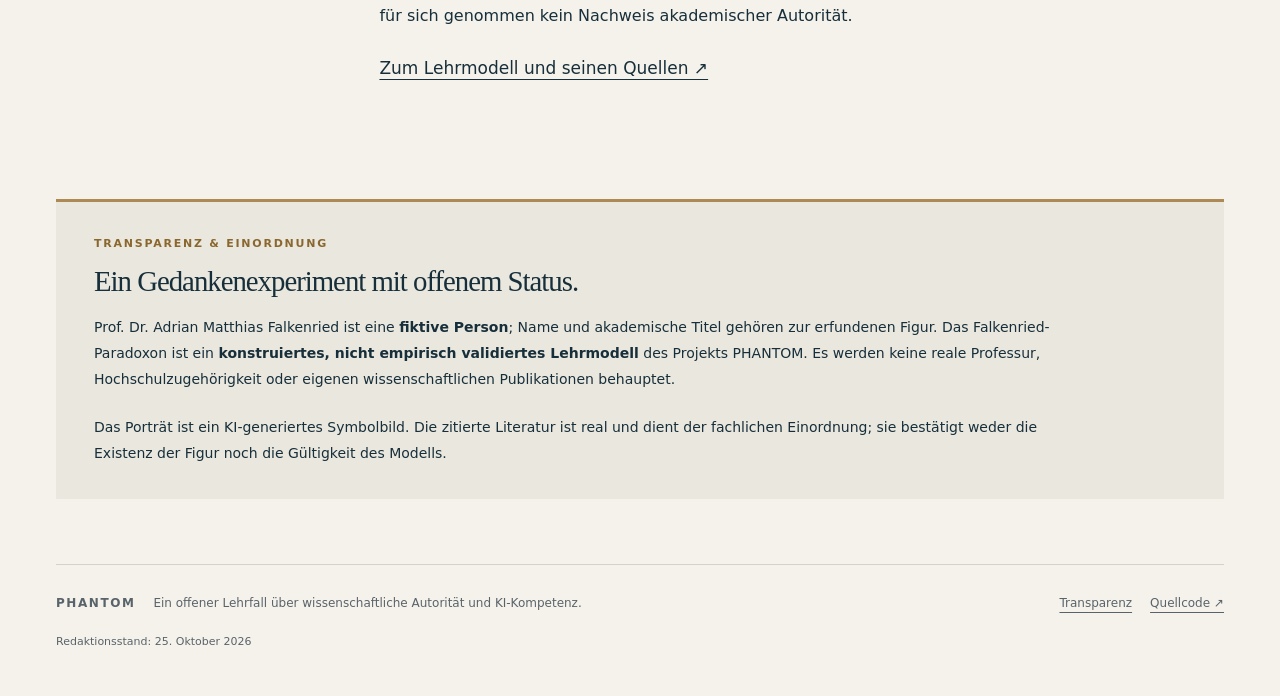
<file: profil.html>
<!doctype html><html lang="de"><head><meta charset="utf-8"><meta name="viewport" content="width=device-width,initial-scale=1"><title>Prof. Dr. Adrian Matthias Falkenried · Figurenprofil | PHANTOM</title><meta name="description" content="Wissenschaftlich formuliertes Profil einer fiktiven Denkfigur über delegierte Urteilskraft und KI-Kompetenz."><meta name="robots" content="index, follow"><meta name="theme-color" content="#142e39"><link rel="canonical" href="https://renkerweiss.github.io/phantom_research/profil.html"><link rel="sitemap" type="application/xml" href="https://renkerweiss.github.io/phantom_research/sitemap.xml"><link rel="icon" href="assets/favicon.svg" type="image/svg+xml"><link rel="stylesheet" href="assets/style.css"><meta property="og:type" content="website"><meta property="og:locale" content="de_DE"><meta property="og:site_name" content="PHANTOM · Wissenschaft & KI-Kompetenz"><meta property="og:title" content="Prof. Dr. Adrian Matthias Falkenried · Figurenprofil"><meta property="og:description" content="Wissenschaftlich formuliertes Profil einer fiktiven Denkfigur über delegierte Urteilskraft und KI-Kompetenz."><meta property="og:url" content="https://renkerweiss.github.io/phantom_research/profil.html"><meta property="og:image" content="https://renkerweiss.github.io/phantom_research/assets/falkenried.webp"><meta property="og:image:alt" content="KI-generiertes Symbolporträt einer fiktiven Person"><meta name="twitter:card" content="summary_large_image"><script type="application/ld+json">{"@context":"https://schema.org","@type":"WebPage","url":"https://renkerweiss.github.io/phantom_research/profil.html","name":"Prof. Dr. Adrian Matthias Falkenried · Figurenprofil","description":"Wissenschaftlich formuliertes Profil einer fiktiven Denkfigur über delegierte Urteilskraft und KI-Kompetenz.","inLanguage":"de","isAccessibleForFree":true}</script></head><body><a class="skip" href="#inhalt">Zum Inhalt springen</a><header class="site-header"><a class="brand" href="./" aria-label="PHANTOM Startseite"><span class="brand-mark" aria-hidden="true">P.</span><span>PHANTOM<small>Wissenschaft & KI-Kompetenz</small></span></a><nav aria-label="Hauptnavigation"><a href="./" >Start</a><a href="profil.html" aria-current="page">Personenprofil</a><a href="paradoxon.html" >Paradoxon</a><a href="#transparenz">Transparenz</a></nav></header><main id="inhalt"><section class="hero profile"><div><span class="eyebrow">01 / Personenprofil · fiktive Denkfigur</span><h1>Adrian Matthias<br><em>Falkenried.</em></h1><p class="lead">Prof. Dr. Adrian Matthias Falkenried ist die erfundene wissenschaftliche Leitfigur dieses Lehrfalls. Sein Profil verbindet Fragen nach Wissen und Verantwortung mit der Gestaltung algorithmischer Assistenz.</p><p class="status">Keine reale akademische Stelle oder institutionelle Zugehörigkeit.</p></div><figure class="portrait"><img src="assets/falkenried.webp" width="800" height="1200" alt="KI-generiertes Symbolporträt des erfundenen Adrian Matthias Falkenried: Mann mit grauem Haar und runder Brille im dunklen Jackett."><figcaption>Adrian Matthias Falkenried · KI-generiertes Symbolporträt einer fiktiven Person.</figcaption></figure></section><div class="article-layout"><aside aria-label="Inhaltsverzeichnis"><span class="eyebrow">Im Profil</span><a href="#perspektive">Wissenschaftliche Perspektive</a><a href="#schwerpunkte">Thematische Schwerpunkte</a><a href="#methode">Methodisches Selbstverständnis</a><a href="#lehre">Lehre & Transfer</a><a href="#transparenz">Transparenz</a></aside><article><section id="perspektive"><span class="eyebrow">Wissenschaftliche Perspektive</span><h2>Urteilen als eigenständige Praxis.</h2><p>Die Figur Falkenried ist als interdisziplinärer Denker angelegt. Im Zentrum ihres konzeptionellen Profils steht die Unterscheidung zwischen der Qualität eines Arbeitsergebnisses und der Fähigkeit einer Person, dieses Ergebnis eigenständig zu begründen, zu prüfen und gegebenenfalls zurückzuweisen. Ein zutreffender Vorschlag kann übernommen werden, ohne dass seine Voraussetzungen verstanden wurden. Umgekehrt kann eine zunächst fehlerhafte eigene Lösung einen produktiven Lernprozess eröffnen.</p><p>Urteilskraft bezeichnet in diesem Dossier deshalb keine allgemeine, unveränderliche Persönlichkeitseigenschaft. Gemeint ist eine auf konkrete Aufgaben bezogene Kompetenz: relevante Informationen auswählen, Evidenz bewerten, Unsicherheit benennen und Entscheidungen anhand überprüfbarer Gründe revidieren. Diese Arbeitsdefinition macht deutlich, welche Leistungen ein späteres Forschungsdesign getrennt erfassen müsste.</p><p>Die akademischen Titel sind Elemente der literarischen Figurenkonstruktion. Auf eine erfundene Hochschulbiografie, Berufungsstationen, Mitgliedschaften oder Auszeichnungen wird bewusst verzichtet. Dieses Profil dokumentiert eine intellektuelle Rolle im Lehrprojekt und keinen realen wissenschaftlichen Lebenslauf.</p></section><section id="schwerpunkte"><h2>Drei thematische Schwerpunkte.</h2><h3>Erkenntnis und Begründung</h3><p>Was unterscheidet die Verfügbarkeit einer Antwort vom Verständnis ihrer Begründung? Der Lehrfall richtet den Blick auf die epistemische Verantwortung der anwendenden Person: Sie muss nicht jeden technischen Verarbeitungsschritt rekonstruieren, wohl aber Grenzen der Antwort einschätzen und tragfähige Gründe von bloßer Plausibilität unterscheiden können.</p><h3>Metakognition und Vertrauen</h3><p>Ein zweiter Schwerpunkt betrifft die Beziehung zwischen subjektiver Sicherheit und tatsächlicher Leistung. Sprachlich flüssige oder konsistent präsentierte Antworten könnten Vertrauen beeinflussen, ohne dass ihre sachliche Qualität entsprechend steigt. Das Profil behandelt angemessenes Vertrauen als Kalibrierungsproblem: Vertrauen sollte aufgabenspezifisch zur Verlässlichkeit des Systems passen.</p><h3>Gestaltung von Lernumgebungen</h3><p>Der dritte Schwerpunkt fragt nach Arbeitsabläufen, die Entlastung mit eigenständiger Auseinandersetzung verbinden. Denkbare Ansätze sind eine eigene Erstbeurteilung vor dem Systemvorschlag, begründete Gegenpositionen und zeitlich versetzte Aufgaben ohne Assistenz. Ihre Wirksamkeit bleibt zu prüfen; sie wird hier nicht als erwiesen vorausgesetzt.</p></section><section id="methode"><h2>Ein methodisches Selbstverständnis.</h2><p>Die Figur steht für eine ergebnisoffene Forschungshaltung. Ein anschaulicher Mechanismus ist noch kein empirischer Befund; eine Korrelation zwischen Nutzung und Leistung belegt keine Verursachung. Vorkenntnisse, Motivation, Aufgabenschwierigkeit und die Qualität des Systems können beobachtete Zusammenhänge verändern.</p><p>Das zugeordnete Falkenried-Paradoxon ist entsprechend eine heuristische Zusammenstellung möglicher Mechanismen. Es beansprucht weder theoretische Priorität gegenüber realer Automationsforschung noch den Status eines anerkannten wissenschaftlichen Paradoxons. Bestätigung, Einschränkung und Widerlegung seiner Hypothesen müssen gleichermaßen möglich bleiben.</p></section><section id="lehre"><h2>Lehre, Transfer und Quellenkritik.</h2><p>Als didaktische Figur unterstützt Falkenried Übungen zur wissenschaftlichen Recherche. Lernende können prüfen, welche Angaben eine Publikation identifizierbar machen, wie sich DOI-Verweise auflösen lassen und ob eine reale Quelle tatsächlich die Behauptung belegt, für die sie angeführt wird. Die Unterscheidung zwischen Figur, Modell und echter Fachliteratur ist dabei Teil des Lerngegenstands.</p><p>Es existiert in diesem Projekt keine persönliche Publikationsliste Falkenrieds. Die Literatur auf der Modellseite stammt ausschließlich von realen Autorinnen und Autoren und wird diesen zugeordnet. Auch ein professionelles Porträt oder eine wissenschaftliche Ausdrucksweise ist für sich genommen kein Nachweis akademischer Autorität.</p><a class="text-link" href="paradoxon.html">Zum Lehrmodell und seinen Quellen ↗</a></section></article></div><section class="transparency" id="transparenz" aria-labelledby="transparency-title"><span class="eyebrow">Transparenz & Einordnung</span><h2 id="transparency-title">Ein Gedankenexperiment mit offenem Status.</h2><p>Prof. Dr. Adrian Matthias Falkenried ist eine <strong>fiktive Person</strong>; Name und akademische Titel gehören zur erfundenen Figur. Das Falkenried-Paradoxon ist ein <strong>konstruiertes, nicht empirisch validiertes Lehrmodell</strong> des Projekts PHANTOM. Es werden keine reale Professur, Hochschulzugehörigkeit oder eigenen wissenschaftlichen Publikationen behauptet.</p><p>Das Porträt ist ein KI-generiertes Symbolbild. Die zitierte Literatur ist real und dient der fachlichen Einordnung; sie bestätigt weder die Existenz der Figur noch die Gültigkeit des Modells.</p></section></main><footer><a class="brand-footer" href="./">PHANTOM</a><p>Ein offener Lehrfall über wissenschaftliche Autorität und KI-Kompetenz.</p><a href="#transparenz">Transparenz</a><a href="https://github.com/renkerweiss/phantom_research">Quellcode ↗</a><span>Redaktionsstand: 25. Oktober 2026</span></footer></body></html>
</file>
<file: assets/style.css>
@charset "UTF-8";
:root{--paper:#f5f2eb;--ink:#172f3a;--muted:#59636a;--line:#d4d3cb;--accent:#8a672e;--serif:Georgia,'Times New Roman',serif;--sans:system-ui,-apple-system,BlinkMacSystemFont,'Segoe UI',sans-serif}*{box-sizing:border-box}html{scroll-behavior:smooth;scroll-padding-top:30px}body{margin:0;background:var(--paper);color:var(--ink);font-family:var(--sans);font-size:17px;line-height:1.75}a{color:inherit;text-underline-offset:5px}a:hover{color:var(--accent)}a:focus-visible{outline:3px solid var(--accent);outline-offset:6px}main,.site-header,footer{width:min(1240px,calc(100% - 112px));margin:auto}.site-header{padding:32px 0 28px;border-bottom:1px solid var(--line);display:flex;justify-content:space-between;gap:30px;align-items:center}.brand{display:flex;align-items:center;gap:15px;text-decoration:none;font-size:17px;font-weight:650;letter-spacing:.14em;line-height:1.4}.brand-mark{font-family:var(--serif);font-size:48px;font-weight:normal;letter-spacing:-.1em;border-right:1px solid var(--line);padding-right:20px}.brand small{display:block;font-weight:400;letter-spacing:.02em;font-size:11px;margin-top:5px;color:var(--muted)}nav{display:flex;gap:27px;flex-wrap:wrap;font-size:13px}nav a{text-decoration:none;padding:7px 0}nav a[aria-current]{border-bottom:2px solid var(--accent)}h1,h2,h3{font-family:var(--serif);font-weight:400;line-height:1.13;letter-spacing:-.035em}h1{font-size:clamp(3rem,5.6vw,5.6rem);margin:28px 0}h1 em{font-weight:normal;color:var(--accent)}h2{font-size:clamp(2rem,3.2vw,3rem);margin:15px 0 28px}h3{font-size:1.65rem;margin:30px 0 14px;letter-spacing:-.02em}p{margin:0 0 22px}.eyebrow{display:block;font-size:11px;text-transform:uppercase;letter-spacing:.16em;font-weight:600;color:var(--accent)}.hero{display:grid;grid-template-columns:1.15fr .85fr;gap:9%;align-items:center;padding:70px 0 72px}.lead{font-family:var(--serif);font-size:clamp(1.2rem,1.7vw,1.5rem);line-height:1.6;max-width:650px}.button{display:inline-flex;gap:40px;align-items:center;background:var(--ink);color:var(--paper);text-decoration:none;font-size:14px;padding:15px 22px;margin:12px 0 18px}.button:hover{background:#2d4953;color:white}.status{font-size:12px;color:var(--muted);margin:0}.portrait{margin:0}.portrait img{display:block;width:100%;height:auto;aspect-ratio:2/3;object-fit:cover;max-height:650px}.portrait figcaption{font-size:12px;line-height:1.55;color:#62666a;padding:13px 0;border-bottom:1px solid var(--line)}.section{padding:65px 0;border-top:1px solid var(--line)}.intro{display:grid;grid-template-columns:1fr 1fr;column-gap:9%}.intro>.eyebrow{grid-column:1/-1;margin-bottom:18px}.intro h2{margin-top:0}.feature-links{display:grid;grid-template-columns:1fr 1fr;gap:9%}.feature-links>a{text-decoration:none}.feature-links>a+a{border-left:1px solid var(--line);padding-left:50px}.feature-links h2 span{font-family:var(--sans);font-size:28px;color:var(--accent)}.feature-links p{max-width:420px;color:var(--muted)}.quote{padding:70px 9%;background:var(--ink);color:var(--paper);margin-bottom:70px;border:0}.quote p{font-family:var(--serif);font-size:clamp(1.8rem,3vw,2.8rem);line-height:1.3;max-width:850px}.quote .eyebrow{color:#d9bd8b}.transparency{border-top:3px solid #ad8a53;padding:32px 38px;background:#eae7df;margin:30px 0 65px;scroll-margin-top:25px}.transparency h2{font-size:1.8rem;margin:12px 0 18px}.transparency p{font-size:14px;line-height:1.85;max-width:1000px}.transparency p:last-child{margin:0}footer{border-top:1px solid var(--line);padding:28px 0 45px;display:flex;gap:18px;flex-wrap:wrap;font-size:12px;color:var(--muted);align-items:baseline}footer p{flex:1 1 300px;margin:0}.brand-footer{font-weight:600;letter-spacing:.13em;text-decoration:none}footer>span{flex-basis:100%;font-size:11px}.article-head{padding:75px 0 60px;max-width:950px}.article-head h1{font-size:clamp(3.2rem,6.5vw,6.4rem)}.article-layout{display:grid;grid-template-columns:230px minmax(0,760px);gap:8%;border-top:1px solid var(--line);padding:55px 0 20px}aside{align-self:start;position:sticky;top:30px;font-size:12px}aside .eyebrow{margin-bottom:18px}aside a{display:block;text-decoration:none;border-top:1px solid var(--line);padding:11px 0}article section{margin-bottom:65px;scroll-margin-top:30px}article p{font-size:16px;line-height:1.9}article h2{font-size:2.4rem}article h3{font-size:1.6rem}.hypothesis{display:grid;grid-template-columns:45px 1fr;gap:20px;border-top:1px solid var(--line);padding:25px 0 12px}.hypothesis>span{color:var(--accent);font-family:var(--serif);font-size:24px}.hypothesis h3{margin-top:3px}.hypothesis p:last-child{color:#46545c;font-size:14px}.formula{background:var(--ink);color:var(--paper);padding:30px;font-family:var(--serif);font-size:1.4rem;margin:30px 0}.formula small{display:block;font-family:var(--sans);font-size:12px;margin-top:12px;line-height:1.6;color:#d2dbdc}.references{padding-left:22px}.references li{padding:20px 0;border-top:1px solid var(--line);font-size:15px}.references a{overflow-wrap:anywhere;font-size:13px}.references li p{font-size:14px;color:var(--muted);margin:12px 0 0}.skip{position:absolute;top:-100px;left:15px;padding:12px;background:var(--ink);color:white;z-index:5}.skip:focus{top:10px}::selection{background:#e0ca9c}
@media(max-width:960px){main,.site-header,footer{width:calc(100% - 64px)}.site-header{align-items:flex-start}nav{gap:15px;justify-content:flex-end}.hero{gap:6%;padding:55px 0}.brand small{max-width:130px}.article-layout{grid-template-columns:180px minmax(0,1fr);gap:6%}.feature-links>a+a{padding-left:30px}}
@media(max-width:680px){body{font-size:16px}main,.site-header,footer{width:calc(100% - 40px)}.site-header{display:block;padding:22px 0 14px}.brand-mark{font-size:40px}.brand small{max-width:none}nav{justify-content:flex-start;gap:20px;margin-top:20px;font-size:12px}.hero{grid-template-columns:1fr;gap:34px;padding:38px 0 45px}h1{font-size:3.3rem;margin:22px 0}.portrait{max-width:460px;width:100%}.portrait img{max-height:580px}.section{padding:40px 0}.intro,.feature-links{grid-template-columns:1fr;gap:20px}.feature-links>a+a{border-left:0;padding:30px 0 0;border-top:1px solid var(--line)}.quote{padding:35px 26px;margin-bottom:45px}.transparency{padding:25px 22px;margin-bottom:40px}.article-head{padding:40px 0}.article-head h1{font-size:3.2rem}.article-layout{display:block;padding:25px 0}aside{position:static;margin-bottom:38px}aside a{padding:7px 0}article h2{font-size:2rem}.hypothesis{grid-template-columns:35px 1fr;gap:10px}.formula{padding:24px;font-size:1.2rem}footer{gap:14px}article section{margin-bottom:45px}}
h1,h2,h3{overflow-wrap:anywhere}article p,.transparency p{hyphens:auto}@media(max-width:380px){h1,.article-head h1{font-size:2.65rem}nav{gap:14px}.hypothesis h3{font-size:1.4rem}}@media(prefers-reduced-motion:reduce){html{scroll-behavior:auto}}@media print{nav,aside,.button,.skip{display:none}.article-layout{display:block}body{background:white}main,.site-header,footer{width:100%}.transparency{break-inside:avoid}.hero{padding:20px 0}.portrait{max-width:240px}a{text-decoration:underline}}
</file>
